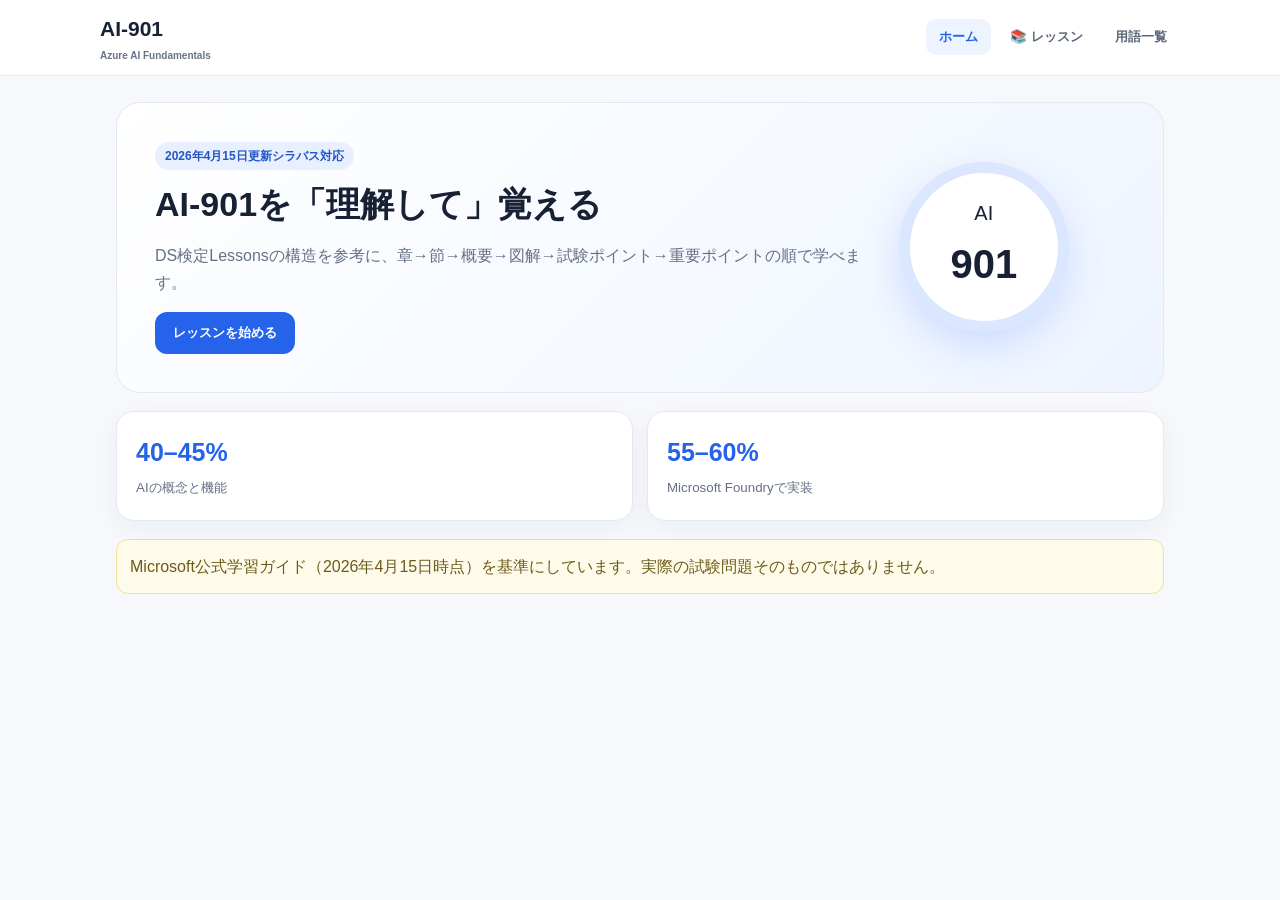
<file: index.html>
<!doctype html><html lang="ja"><head><meta charset="utf-8"><meta name="viewport" content="width=device-width,initial-scale=1"><title>AI-901 学習サイト</title><link rel="stylesheet" href="style.css"></head><body><header><div class="brand">AI-901<small>Azure AI Fundamentals</small></div><nav><button data-page="home" class="active">ホーム</button><button data-page="lessons">📚 レッスン</button><button data-page="terms">用語一覧</button></nav></header><main><section id="home" class="page active"><div class="hero"><div><span>2026年4月15日更新シラバス対応</span><h1>AI-901を「理解して」覚える</h1><p>DS検定Lessonsの構造を参考に、章→節→概要→図解→試験ポイント→重要ポイントの順で学べます。</p><button class="primary" data-page="lessons">レッスンを始める</button></div><div class="heroAI">AI<br><b>901</b></div></div><div class="weights"><div><b>40–45%</b><small>AIの概念と機能</small></div><div><b>55–60%</b><small>Microsoft Foundryで実装</small></div></div><div class="note">Microsoft公式学習ガイド（2026年4月15日時点）を基準にしています。実際の試験問題そのものではありません。</div></section><section id="lessons" class="page"><h1>📚 レッスン</h1><p class="muted">用語一覧より詳しく、図解とシナリオで学習します。</p><div id="chapters"></div></section><section id="detail" class="page"><button id="back">← レッスン一覧</button><div id="detailBody"></div></section><section id="terms" class="page"><h1>用語一覧</h1><input id="search" placeholder="用語を検索"><div id="termsBody"></div></section></main><script src="lessons.js"></script><script src="data.js"></script><script src="app.js"></script></body></html>
</file>
<file: style.css>
*{box-sizing:border-box}body{margin:0;background:#f6f8fc;color:#182033;font-family:-apple-system,BlinkMacSystemFont,"Segoe UI","Noto Sans JP",sans-serif;line-height:1.7}header{position:sticky;top:0;z-index:5;background:#fff;border-bottom:1px solid #e5e9f0;padding:11px max(16px,calc((100% - 1080px)/2));display:flex;justify-content:space-between;align-items:center}.brand{font-weight:900;font-size:21px}.brand small{display:block;font-size:10px;color:#687386}nav{display:flex;gap:6px}nav button,.back{border:0;background:transparent;padding:9px 13px;border-radius:10px;font-weight:700;color:#5b6678;cursor:pointer}nav button.active,nav button:hover{background:#edf3ff;color:#2563eb}main{max-width:1080px;margin:auto;padding:26px 16px 70px}.page{display:none}.page.active{display:block}.hero{background:linear-gradient(135deg,#fff,#eef4ff);border:1px solid #e3e8f1;border-radius:24px;padding:38px;display:grid;grid-template-columns:1.6fr .5fr;gap:20px;align-items:center}.hero span{display:inline-block;background:#e8f0ff;color:#2456c4;border-radius:999px;padding:4px 10px;font-size:12px;font-weight:800}.hero h1{font-size:34px;line-height:1.25;margin:13px 0}.hero p{color:#667085}.primary{border:0;background:#2563eb;color:#fff;padding:12px 18px;border-radius:12px;font-weight:800;cursor:pointer}.heroAI{width:170px;height:170px;border-radius:50%;display:grid;place-content:center;text-align:center;background:#fff;border:11px solid #dbe7ff;font-size:20px;box-shadow:0 15px 40px #cddcff}.heroAI b{font-size:40px}.weights{display:grid;grid-template-columns:1fr 1fr;gap:14px;margin:18px 0}.weights div,.chapter,.detailCard{background:#fff;border:1px solid #e4e8ef;border-radius:18px;padding:19px;box-shadow:0 7px 25px #1720330c}.weights b{display:block;font-size:25px;color:#2563eb}.weights small{color:#667085}.note{background:#fffbea;border:1px solid #f0df9a;border-radius:12px;padding:13px;color:#6c5c1a}.muted{color:#667085}.chapter{margin:15px 0}.chapter h2{margin:0 0 4px}.chapterHead{display:flex;gap:12px;align-items:center}.icon{font-size:29px}.sectionGrid{display:grid;grid-template-columns:repeat(2,1fr);gap:10px;margin-top:16px}.sectionGrid button{border:1px solid #e1e6ee;background:#fbfcfe;text-align:left;border-radius:12px;padding:13px;cursor:pointer;font-weight:700}.sectionGrid button:hover{border-color:#9db8ff;background:#f4f7ff}.lessonHead{background:#fff;border:1px solid #e4e8ef;border-radius:18px;padding:23px;margin-top:15px}.lessonHead h1{margin:5px 0}.exam{margin:16px 0;background:#f0f6ff;border-left:5px solid #2563eb;border-radius:10px;padding:14px}.exam b{color:#2563eb}.visual{background:#f8fafc;border:1px solid #e3e8ef;border-radius:15px;padding:17px;margin:17px 0}.vtitle{font-weight:800;margin-bottom:12px}.flow{display:flex;gap:8px;align-items:center;flex-wrap:wrap}.box{flex:1;min-width:110px;background:#fff;border:1px solid #dce2ea;border-radius:12px;padding:11px;text-align:center;font-weight:700;white-space:pre-line}.arrow{font-weight:900;color:#2563eb}.six,.cards{display:grid;grid-template-columns:repeat(3,1fr);gap:9px}.pill{background:#fff;border:1px solid #dce2ea;border-radius:12px;padding:13px;text-align:center;font-weight:700;white-space:pre-line}.table{width:100%;border-collapse:collapse;background:#fff}.table th,.table td{padding:11px;border-bottom:1px solid #e5e9ef;text-align:left;vertical-align:top}.table th{width:30%;background:#f8fafc}.detailCard h2{margin-top:0}.navrow{display:flex;justify-content:space-between;margin-top:18px}.navrow button{border:1px solid #dfe4eb;background:#fff;padding:10px 14px;border-radius:10px;font-weight:700;cursor:pointer}#search{width:100%;padding:12px;border:1px solid #dfe4eb;border-radius:10px;margin:10px 0 14px;font-size:16px}.term{background:#fff;border:1px solid #e4e8ef;border-radius:12px;padding:13px;margin:8px 0}.term b{color:#2563eb}.term small{display:block;color:#667085}@media(max-width:700px){header{align-items:flex-start}.hero{grid-template-columns:1fr;padding:25px}.heroAI{display:none}.sectionGrid,.weights{grid-template-columns:1fr}.six,.cards{grid-template-columns:1fr 1fr}.hero h1{font-size:28px}}
</file>
